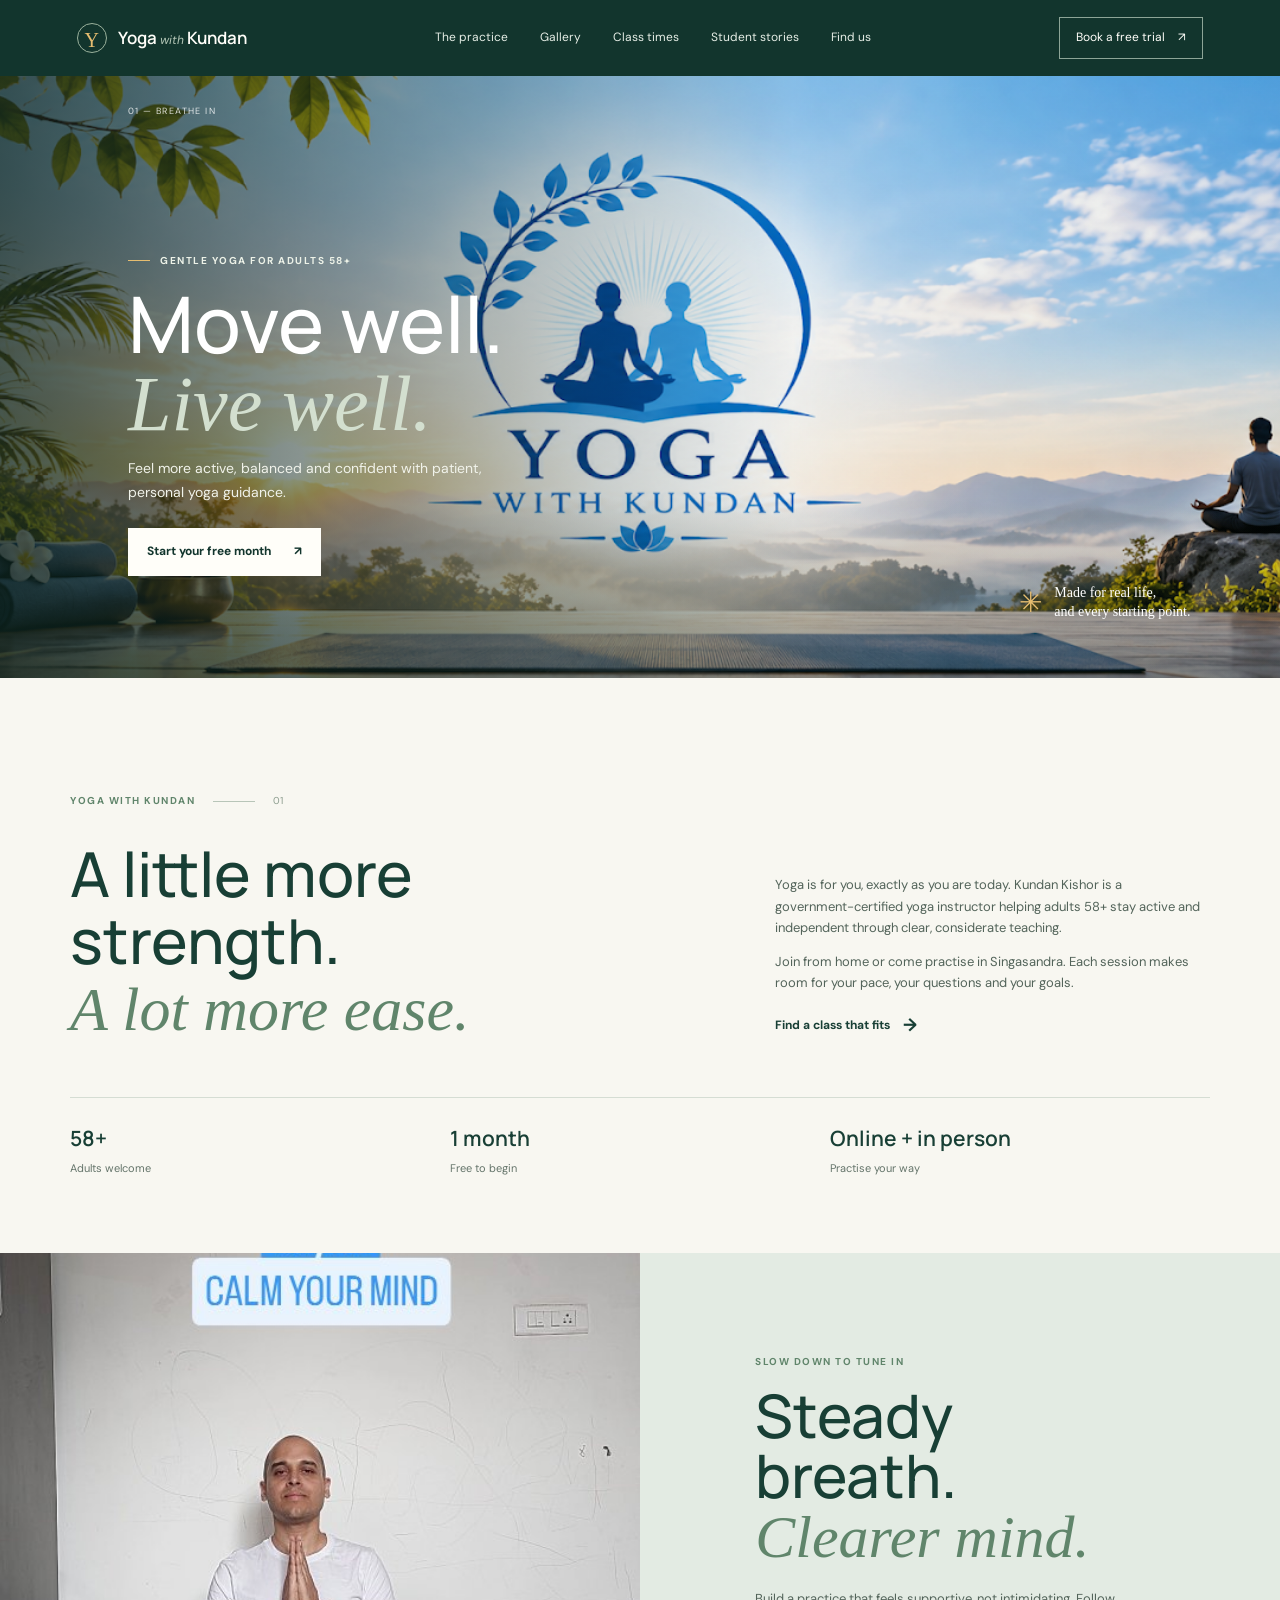
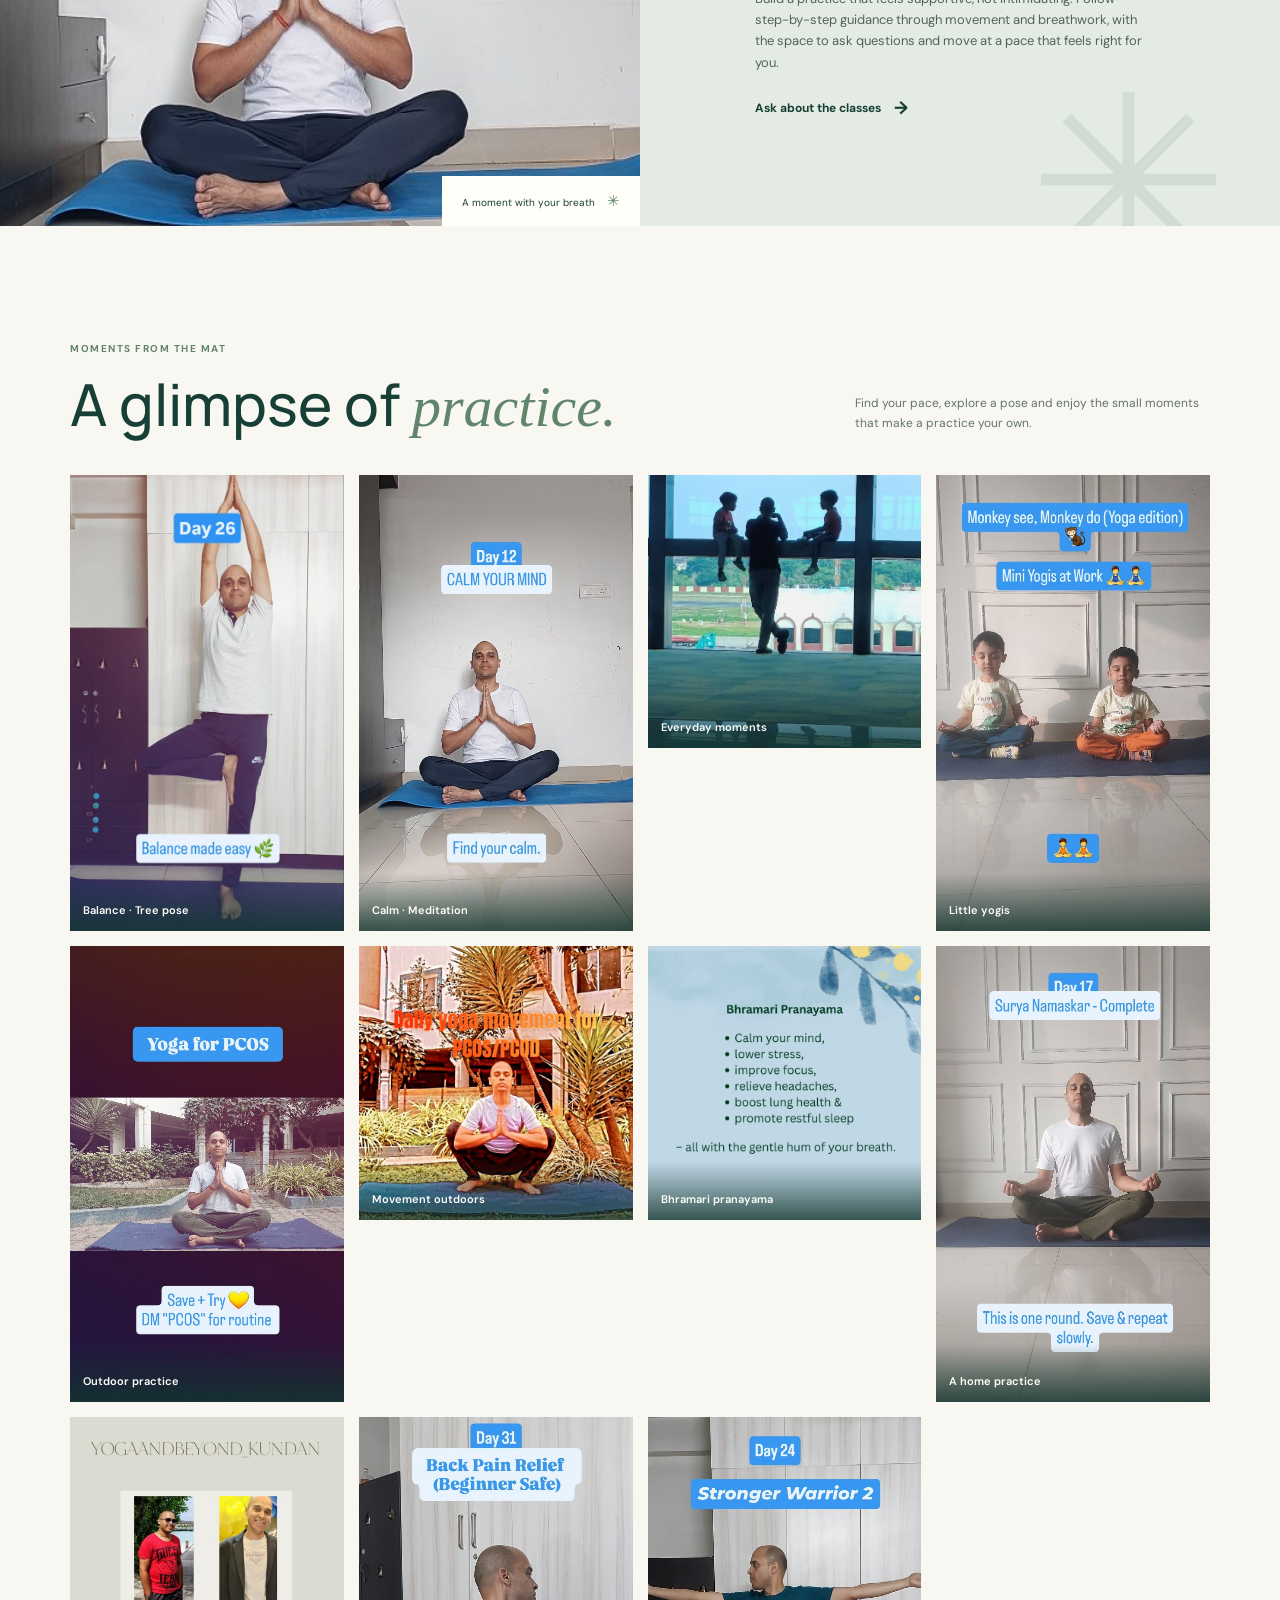
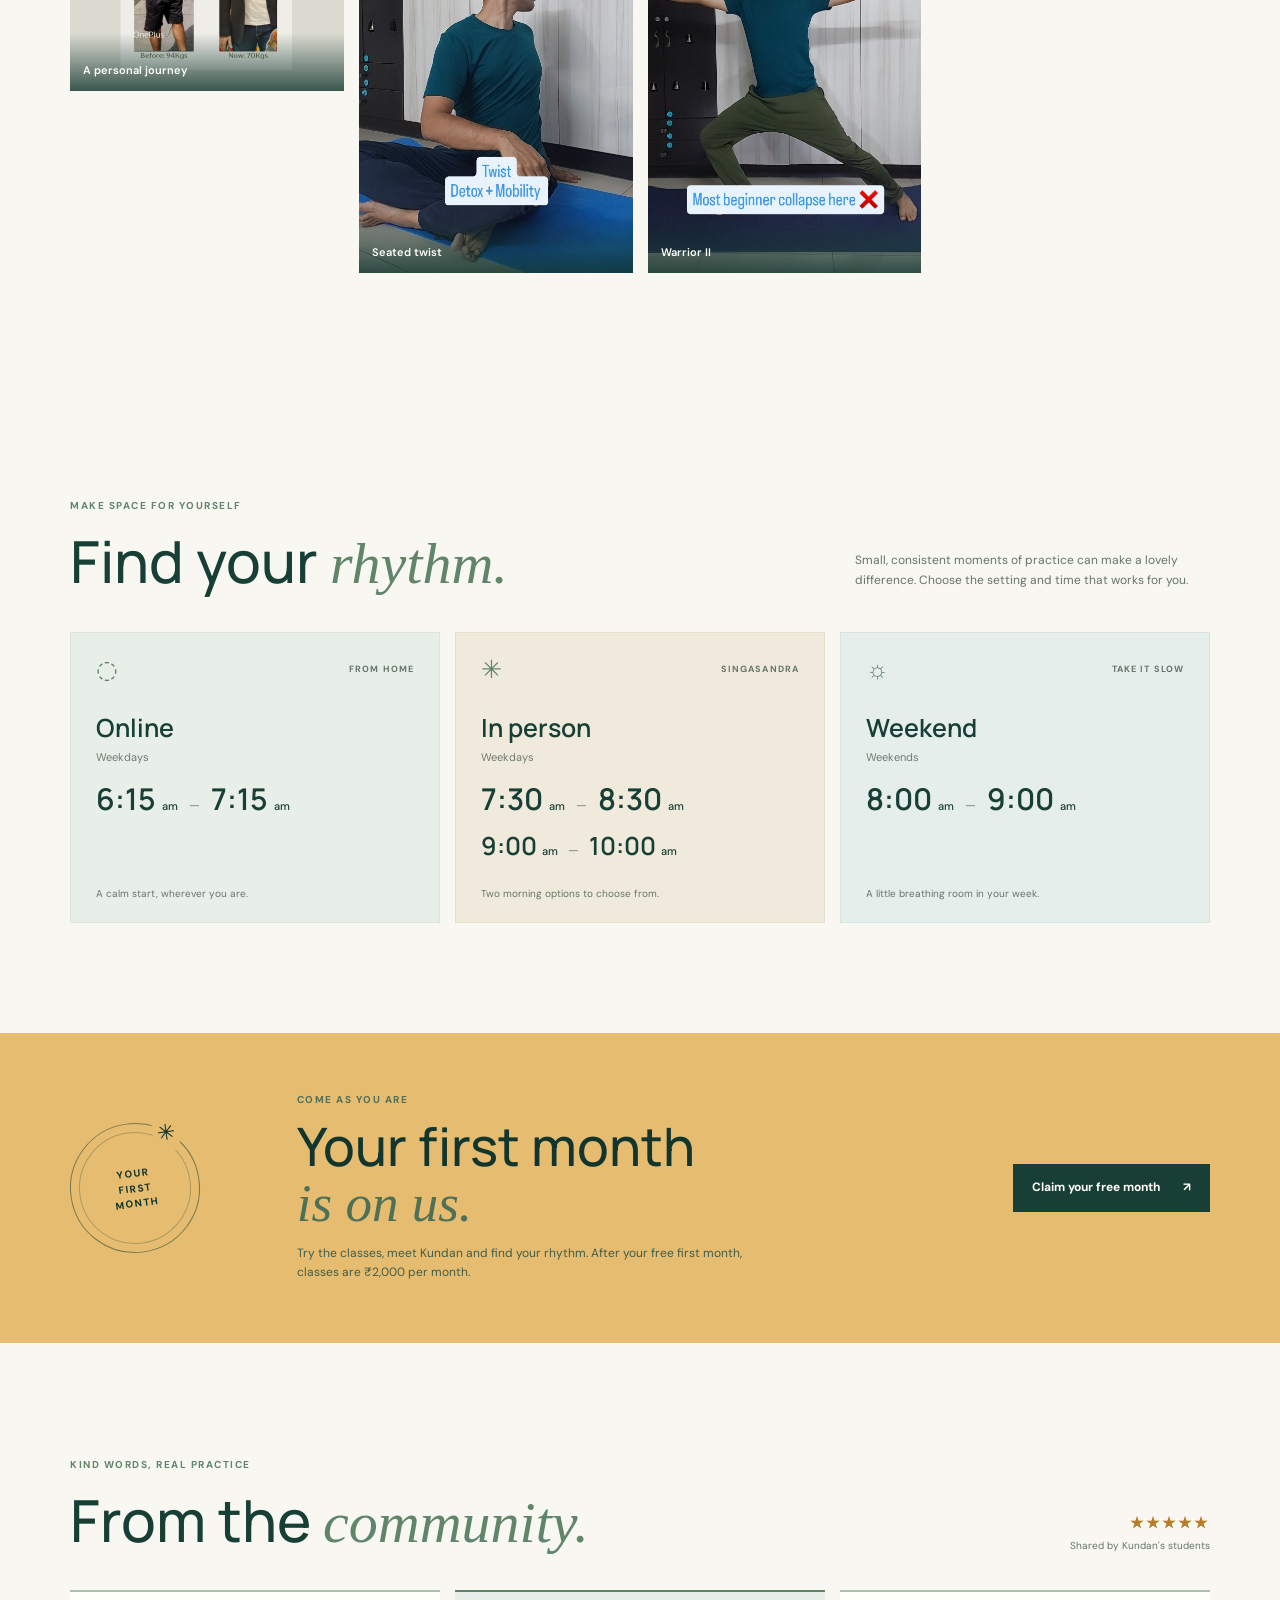
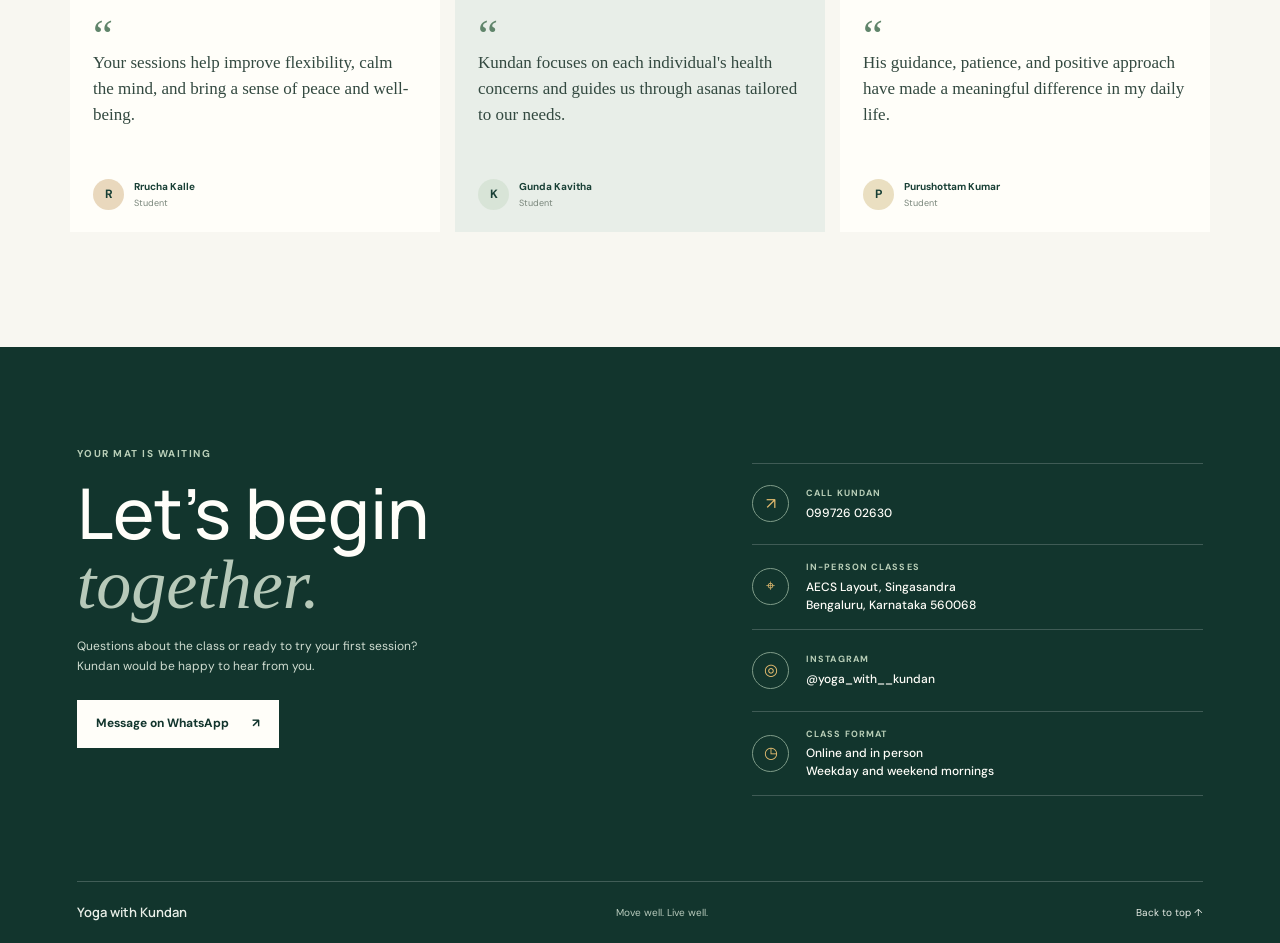
<file: index.html>
<!doctype html>
<html lang="en">
<head>
  <meta charset="utf-8">
  <meta name="viewport" content="width=device-width, initial-scale=1">
  <meta name="theme-color" content="#183f35">
  <meta name="description" content="Gentle, guided yoga with government-certified instructor Kundan Kishor. Online and in-person classes in Singasandra, Bengaluru, with a one-month free trial.">
  <title>Yoga with Kundan | Move well, live well</title>
  <link rel="preconnect" href="https://fonts.googleapis.com">
  <link rel="preconnect" href="https://fonts.gstatic.com" crossorigin>
  <link href="https://fonts.googleapis.com/css2?family=DM+Sans:wght@400;500;600;700&family=Manrope:wght@400;500;600;700&display=swap" rel="stylesheet">
  <link rel="stylesheet" href="styles.css">
</head>
<body>
  <header class="site-header">
    <a class="wordmark" href="#home" aria-label="Yoga with Kundan home">
      <span class="wordmark-icon" aria-hidden="true">Y</span>
      <span>Yoga <em>with</em> Kundan</span>
    </a>
    <nav class="main-nav" aria-label="Main navigation">
      <a href="#approach">The practice</a>
      <a href="#gallery">Gallery</a>
      <a href="#schedule">Class times</a>
      <a href="#stories">Student stories</a>
      <a href="#contact">Find us</a>
    </nav>
    <a class="header-cta" href="https://wa.me/919972602630?text=Hi%20Kundan%2C%20I%27d%20like%20to%20try%20a%20yoga%20class." target="_blank" rel="noopener noreferrer">Book a free trial <span aria-hidden="true">↗</span></a>
  </header>

  <main id="home">
    <section class="hero" aria-labelledby="hero-title">
      <img class="hero-image" src="assets/logo_image.png" alt="Yoga with Kundan at sunrise, with a peaceful mountain view">
      <div class="hero-shade"></div>
      <div class="hero-copy">
        <p class="eyebrow hero-eyebrow"><span></span> Gentle yoga for adults 58+</p>
        <h1 id="hero-title">Move well.<br><i>Live well.</i></h1>
        <p class="hero-description">Feel more active, balanced and confident with patient, personal yoga guidance.</p>
        <a class="button button-light" href="https://wa.me/919972602630?text=Hi%20Kundan%2C%20I%27d%20like%20to%20try%20a%20yoga%20class." target="_blank" rel="noopener noreferrer">Start your free month <span aria-hidden="true">↗</span></a>
      </div>
      <div class="hero-note"><span class="note-mark" aria-hidden="true">✳</span><span>Made for real life,<br>and every starting point.</span></div>
      <div class="hero-index" aria-hidden="true">01 — BREATHE IN</div>
    </section>

    <section class="intro section-wrap" id="approach">
      <div class="intro-label"><span class="eyebrow">YOGA WITH KUNDAN</span><span class="label-line"></span><span class="intro-number">01</span></div>
      <div class="intro-content">
        <h2 id="intro-title">A little more strength.<br><i>A lot more ease.</i></h2>
        <div class="intro-aside">
          <p>Yoga is for you, exactly as you are today. Kundan Kishor is a government-certified yoga instructor helping adults 58+ stay active and independent through clear, considerate teaching.</p>
          <p>Join from home or come practise in Singasandra. Each session makes room for your pace, your questions and your goals.</p>
          <a class="text-link" href="#schedule">Find a class that fits <span aria-hidden="true">→</span></a>
        </div>
      </div>
      <div class="intro-stats" aria-label="Class details">
        <div><strong>58+</strong><span>Adults welcome</span></div>
        <div><strong>1 month</strong><span>Free to begin</span></div>
        <div><strong>Online + in person</strong><span>Practise your way</span></div>
      </div>
    </section>

    <section class="practice-band">
      <div class="practice-photo">
        <img src="assets/calm.jpg" alt="Kundan sitting cross-legged on a yoga mat">
        <span class="photo-caption">A moment with your breath <span aria-hidden="true">✳</span></span>
      </div>
      <div class="practice-copy">
        <p class="eyebrow">SLOW DOWN TO TUNE IN</p>
        <h2>Steady breath.<br><i>Clearer mind.</i></h2>
        <p>Build a practice that feels supportive, not intimidating. Follow step-by-step guidance through movement and breathwork, with the space to ask questions and move at a pace that feels right for you.</p>
        <a class="text-link" href="https://wa.me/919972602630?text=Hi%20Kundan%2C%20could%20you%20tell%20me%20about%20your%20classes%3F" target="_blank" rel="noopener noreferrer">Ask about the classes <span aria-hidden="true">→</span></a>
        <span class="practice-ornament" aria-hidden="true">✳</span>
      </div>
    </section>

    <section class="gallery-section section-wrap" id="gallery" aria-labelledby="gallery-title">
      <div class="section-heading gallery-heading">
        <div>
          <p class="eyebrow">MOMENTS FROM THE MAT</p>
          <h2 id="gallery-title">A glimpse of <i>practice.</i></h2>
        </div>
        <p>Find your pace, explore a pose and enjoy the small moments that make a practice your own.</p>
      </div>
      <div class="gallery-grid">
        <figure class="gallery-item">
          <img src="assets/balance.jpg" alt="Kundan balancing in tree pose with his hands overhead" loading="lazy" decoding="async">
          <figcaption>Balance · Tree pose</figcaption>
        </figure>
        <figure class="gallery-item">
          <img src="assets/calm.jpg" alt="Kundan sitting cross-legged on a yoga mat" loading="lazy" decoding="async">
          <figcaption>Calm · Meditation</figcaption>
        </figure>
        <figure class="gallery-item gallery-item-square">
          <img src="assets/fam.jpg" alt="A family shares a quiet moment beside a large window" loading="lazy" decoding="async">
          <figcaption>Everyday moments</figcaption>
        </figure>
        <figure class="gallery-item">
          <img src="assets/mini.jpg" alt="Two children sitting cross-legged on yoga mats" loading="lazy" decoding="async">
          <figcaption>Little yogis</figcaption>
        </figure>
        <figure class="gallery-item">
          <img src="assets/outdo.jpg" alt="Kundan meditating outdoors on a yoga mat" loading="lazy" decoding="async">
          <figcaption>Outdoor practice</figcaption>
        </figure>
        <figure class="gallery-item gallery-item-square">
          <img src="assets/outdor2.jpg" alt="Kundan practicing a wide squat pose on a mat outdoors" loading="lazy" decoding="async">
          <figcaption>Movement outdoors</figcaption>
        </figure>
        <figure class="gallery-item gallery-item-square">
          <img src="assets/pranayam.jpg" alt="A graphic introducing Bhramari pranayama and its benefits" loading="lazy" decoding="async">
          <figcaption>Bhramari pranayama</figcaption>
        </figure>
        <figure class="gallery-item">
          <img src="assets/surya_namaskar.jpg" alt="Kundan seated cross-legged on a yoga mat at home" loading="lazy" decoding="async">
          <figcaption>A home practice</figcaption>
        </figure>
        <figure class="gallery-item gallery-item-square">
          <img src="assets/transform.jpg" alt="A before-and-after fitness progress collage" loading="lazy" decoding="async">
          <figcaption>A personal journey</figcaption>
        </figure>
        <figure class="gallery-item">
          <img src="assets/twist.jpg" alt="Kundan practicing a seated spinal twist on a yoga mat" loading="lazy" decoding="async">
          <figcaption>Seated twist</figcaption>
        </figure>
        <figure class="gallery-item">
          <img src="assets/warrior.jpg" alt="Kundan demonstrating Warrior II pose on a yoga mat" loading="lazy" decoding="async">
          <figcaption>Warrior II</figcaption>
        </figure>
      </div>
    </section>

    <section class="schedule-section section-wrap" id="schedule">
      <div class="section-heading">
        <div>
          <p class="eyebrow">MAKE SPACE FOR YOURSELF</p>
          <h2>Find your <i>rhythm.</i></h2>
        </div>
        <p>Small, consistent moments of practice can make a lovely difference. Choose the setting and time that works for you.</p>
      </div>
      <div class="schedule-grid">
        <article class="schedule-card online-card">
          <div class="card-top"><span class="class-symbol" aria-hidden="true">◌</span><span class="class-tag">FROM HOME</span></div>
          <h3>Online</h3>
          <p class="class-detail">Weekdays</p>
          <p class="class-time">6:15 <small>am</small> <span>—</span> 7:15 <small>am</small></p>
          <p class="card-foot">A calm start, wherever you are.</p>
        </article>
        <article class="schedule-card studio-card">
          <div class="card-top"><span class="class-symbol" aria-hidden="true">✳</span><span class="class-tag">SINGASANDRA</span></div>
          <h3>In person</h3>
          <p class="class-detail">Weekdays</p>
          <p class="class-time">7:30 <small>am</small> <span>—</span> 8:30 <small>am</small></p>
          <p class="class-time second-time">9:00 <small>am</small> <span>—</span> 10:00 <small>am</small></p>
          <p class="card-foot">Two morning options to choose from.</p>
        </article>
        <article class="schedule-card weekend-card">
          <div class="card-top"><span class="class-symbol" aria-hidden="true">☼</span><span class="class-tag">TAKE IT SLOW</span></div>
          <h3>Weekend</h3>
          <p class="class-detail">Weekends</p>
          <p class="class-time">8:00 <small>am</small> <span>—</span> 9:00 <small>am</small></p>
          <p class="card-foot">A little breathing room in your week.</p>
        </article>
      </div>
    </section>

    <section class="offer-band">
      <div class="offer-inner">
        <div class="offer-seal" aria-hidden="true"><span>YOUR<br>FIRST<br>MONTH</span><b>✳</b></div>
        <div class="offer-copy">
          <p class="eyebrow">COME AS YOU ARE</p>
          <h2>Your first month<br><i>is on us.</i></h2>
          <p>Try the classes, meet Kundan and find your rhythm. After your free first month, classes are ₹2,000 per month.</p>
        </div>
        <a class="button button-green" href="https://wa.me/919972602630?text=Hi%20Kundan%2C%20I%27d%20like%20to%20book%20my%20free%20trial%20month." target="_blank" rel="noopener noreferrer">Claim your free month <span aria-hidden="true">↗</span></a>
      </div>
    </section>

    <section class="stories-section section-wrap" id="stories">
      <div class="section-heading stories-heading">
        <div><p class="eyebrow">KIND WORDS, REAL PRACTICE</p><h2>From the <i>community.</i></h2></div>
        <span class="review-score"><strong>★★★★★</strong><small>Shared by Kundan's students</small></span>
      </div>
      <div class="quote-grid">
        <figure class="quote-card">
          <span class="quote-mark" aria-hidden="true">“</span>
          <blockquote>Your sessions help improve flexibility, calm the mind, and bring a sense of peace and well-being.</blockquote>
          <figcaption><span class="avatar avatar-one">R</span><span><strong>Rrucha Kalle</strong><small>Student</small></span></figcaption>
        </figure>
        <figure class="quote-card quote-featured">
          <span class="quote-mark" aria-hidden="true">“</span>
          <blockquote>Kundan focuses on each individual's health concerns and guides us through asanas tailored to our needs.</blockquote>
          <figcaption><span class="avatar avatar-two">K</span><span><strong>Gunda Kavitha</strong><small>Student</small></span></figcaption>
        </figure>
        <figure class="quote-card">
          <span class="quote-mark" aria-hidden="true">“</span>
          <blockquote>His guidance, patience, and positive approach have made a meaningful difference in my daily life.</blockquote>
          <figcaption><span class="avatar avatar-three">P</span><span><strong>Purushottam Kumar</strong><small>Student</small></span></figcaption>
        </figure>
      </div>
    </section>

    <section class="contact-section" id="contact">
      <div class="contact-inner">
        <div class="contact-copy">
          <p class="eyebrow">YOUR MAT IS WAITING</p>
          <h2>Let's begin<br><i>together.</i></h2>
          <p>Questions about the class or ready to try your first session? Kundan would be happy to hear from you.</p>
          <a class="button button-light" href="https://wa.me/919972602630?text=Hi%20Kundan%2C%20I%27d%20like%20to%20know%20more%20about%20your%20yoga%20classes." target="_blank" rel="noopener noreferrer">Message on WhatsApp <span aria-hidden="true">↗</span></a>
        </div>
        <div class="contact-details">
          <a class="contact-item" href="tel:+919972602630"><span class="contact-icon" aria-hidden="true">↗</span><span><small>CALL KUNDAN</small><strong>099726 02630</strong></span></a>
          <a class="contact-item" href="https://maps.google.com/?q=AECS+Layout+A+Block+Singasandra+Bengaluru+Karnataka+560068" target="_blank" rel="noopener noreferrer"><span class="contact-icon" aria-hidden="true">⌖</span><span><small>IN-PERSON CLASSES</small><strong>AECS Layout, Singasandra<br>Bengaluru, Karnataka 560068</strong></span></a>
          <a class="contact-item" href="https://www.instagram.com/yoga_with__kundan/" target="_blank" rel="noopener noreferrer"><span class="contact-icon" aria-hidden="true">◎</span><span><small>INSTAGRAM</small><strong>@yoga_with__kundan</strong></span></a>
          <div class="contact-item"><span class="contact-icon" aria-hidden="true">◷</span><span><small>CLASS FORMAT</small><strong>Online and in person<br>Weekday and weekend mornings</strong></span></div>
        </div>
      </div>
      <footer class="site-footer"><a class="footer-mark" href="#home">Yoga with Kundan</a><span>Move well. Live well.</span><a href="#home">Back to top ↑</a></footer>
    </section>
  </main>
</body>
</html>
</file>
<file: styles.css>
:root {
  color-scheme: light;
  --forest: #183f35;
  --forest-deep: #12352d;
  --leaf: #60856b;
  --mint: #dce8df;
  --mist: #eff3ee;
  --paper: #f8f7f1;
  --ink: #20342d;
  --muted: #64746a;
  --sun: #e6bd70;
  --white: #fffef9;
  --sans: 'DM Sans', 'Manrope', sans-serif;
  --display: 'Manrope', 'DM Sans', sans-serif;
}

* { box-sizing: border-box; }
html { scroll-behavior: smooth; scroll-padding-top: 85px; }
body { margin: 0; background: var(--paper); color: var(--ink); font-family: var(--sans); font-size: 15px; line-height: 1.65; }
a { color: inherit; }
button, a { -webkit-tap-highlight-color: transparent; }
::selection { background: var(--sun); color: var(--forest-deep); }

.site-header { position: relative; z-index: 3; min-height: 76px; padding: 0 clamp(22px, 6vw, 92px); display: flex; align-items: center; justify-content: space-between; gap: 28px; background: var(--forest-deep); color: var(--white); }
.wordmark { display: inline-flex; align-items: center; gap: 11px; text-decoration: none; white-space: nowrap; font-family: var(--display); font-size: 17px; font-weight: 600; }
.wordmark em { color: #b7c9b9; font-family: var(--sans); font-size: 12px; font-weight: 400; }
.wordmark-icon { width: 30px; height: 30px; display: grid; place-items: center; border: 1px solid #9ab19c; border-radius: 50%; color: var(--sun); font-family: Georgia, serif; font-size: 20px; font-weight: 400; }
.main-nav { display: flex; align-items: center; gap: clamp(18px, 2.5vw, 38px); }
.main-nav a { color: #e6eee6; text-decoration: none; font-size: 12px; transition: color .2s ease; }
.main-nav a:hover, .site-footer a:hover { color: var(--sun); }
.header-cta { min-height: 42px; padding: 0 16px; display: inline-flex; align-items: center; gap: 13px; border: 1px solid #8da597; color: var(--white); text-decoration: none; font-size: 12px; white-space: nowrap; transition: background .2s ease, color .2s ease; }
.header-cta:hover { background: var(--white); color: var(--forest-deep); }

.hero { min-height: clamp(470px, 47vw, 630px); position: relative; display: flex; align-items: flex-end; overflow: hidden; background: #617e70; color: white; isolation: isolate; }
.hero-image, .hero-shade { position: absolute; z-index: -1; inset: 0; width: 100%; height: 100%; }
.hero-image { object-fit: cover; object-position: center 51%; }
.hero-shade { background: linear-gradient(90deg, rgba(13, 36, 31, .76) 0%, rgba(13, 36, 31, .4) 31%, rgba(13, 36, 31, .05) 62%), linear-gradient(0deg, rgba(13, 36, 31, .42), transparent 30%); }
.hero-copy { width: min(660px, 65%); padding: 0 0 clamp(56px, 8vw, 102px) clamp(28px, 10vw, 148px); animation: rise-in .7s ease-out both; }
.eyebrow { margin: 0 0 17px; color: var(--leaf); font-size: 10px; font-weight: 700; letter-spacing: 1.5px; line-height: 1.4; text-transform: uppercase; }
.hero-eyebrow { display: flex; align-items: center; gap: 10px; color: #edf2e8; }
.hero-eyebrow span { width: 22px; height: 1px; background: var(--sun); }
h1, h2, h3, p, figure { margin-top: 0; }
.hero h1, .intro h2, .practice-copy h2, .section-heading h2, .offer-copy h2, .contact-copy h2 { margin-bottom: 15px; font-family: var(--display); font-size: clamp(48px, 6.1vw, 84px); font-weight: 500; line-height: .99; letter-spacing: 0; }
.hero h1 i, h2 i { color: #d3dfcf; font-family: Georgia, 'Times New Roman', serif; font-weight: 400; }
.hero-description { max-width: 370px; margin-bottom: 24px; color: #f1f3eb; font-size: 14px; }
.button { min-height: 48px; padding: 0 19px; display: inline-flex; align-items: center; justify-content: center; gap: 23px; text-decoration: none; font-size: 12px; font-weight: 700; transition: transform .2s ease, background .2s ease; }
.button:hover { transform: translateY(-2px); }
.button-light { background: var(--white); color: var(--forest-deep); }
.button-light:hover { background: var(--sun); }
.hero-note { position: absolute; right: clamp(24px, 7vw, 96px); bottom: 56px; display: flex; align-items: center; gap: 12px; color: #fff; font-family: Georgia, 'Times New Roman', serif; font-size: 14px; line-height: 1.35; }
.note-mark { color: var(--sun); font-family: var(--sans); font-size: 28px; }
.hero-index { position: absolute; top: 28px; left: clamp(28px, 10vw, 148px); color: rgba(255,255,255,.82); font-size: 9px; letter-spacing: 1.4px; }

.section-wrap { width: min(1140px, calc(100% - 56px)); margin-inline: auto; }
.intro { padding-top: clamp(70px, 9vw, 120px); padding-bottom: 76px; }
.intro-label { display: flex; align-items: center; gap: 18px; margin-bottom: 32px; }
.intro-label .eyebrow { margin: 0; }
.label-line { width: 42px; height: 1px; background: #b8c5b8; }
.intro-number { color: #8d9d8f; font-size: 10px; }
.intro-content { display: grid; grid-template-columns: 1.18fr .82fr; gap: 7%; align-items: end; }
.intro h2, .section-heading h2 { margin: 0; color: var(--forest); font-size: clamp(38px, 5vw, 62px); line-height: 1.07; }
.intro h2 i, .section-heading h2 i, .practice-copy h2 i, .offer-copy h2 i { color: var(--leaf); }
.intro-aside { max-width: 425px; padding-bottom: 2px; }
.intro-aside p { margin-bottom: 12px; color: #53645a; font-size: 13px; }
.text-link { margin-top: 5px; display: inline-flex; align-items: center; gap: 13px; color: var(--forest); text-decoration: none; font-size: 12px; font-weight: 700; }
.text-link span { font-size: 18px; transition: transform .2s ease; }
.text-link:hover span { transform: translateX(4px); }
.intro-stats { margin-top: 55px; padding-top: 23px; display: grid; grid-template-columns: repeat(3, 1fr); border-top: 1px solid #d5ddd3; }
.intro-stats div { display: flex; flex-direction: column; gap: 3px; }
.intro-stats strong { color: var(--forest); font-family: var(--display); font-size: 21px; font-weight: 600; }
.intro-stats span { color: var(--muted); font-size: 11px; }

.practice-band { display: grid; grid-template-columns: 1fr 1fr; min-height: 470px; background: #e3ebe3; }
.practice-photo { position: relative; min-height: 470px; overflow: hidden; background: #c9dbe0; }
.practice-photo img { width: 100%; height: 100%; position: absolute; inset: 0; object-fit: cover; object-position: center 43%; }
.photo-caption { position: absolute; right: 0; bottom: 0; padding: 13px 20px; background: var(--white); color: var(--forest); font-size: 10px; }
.photo-caption span { padding-left: 9px; color: var(--leaf); font-size: 15px; }
.practice-copy { position: relative; padding: clamp(52px, 8vw, 105px) clamp(35px, 9vw, 130px); align-self: center; overflow: hidden; }
.practice-copy h2 { position: relative; z-index: 1; margin-bottom: 20px; color: var(--forest); font-size: clamp(39px, 4.7vw, 60px); }
.practice-copy > p:not(.eyebrow) { position: relative; z-index: 1; max-width: 390px; margin-bottom: 16px; color: #53645a; font-size: 13px; }
.practice-ornament { position: absolute; right: 8%; bottom: -79px; color: rgba(96,133,107,.13); font-size: 240px; line-height: 1; }

.gallery-section { padding-top: clamp(75px, 9vw, 116px); padding-bottom: clamp(75px, 9vw, 110px); }
.gallery-heading { margin-bottom: 32px; }
.gallery-grid { display: grid; grid-template-columns: repeat(4, minmax(0, 1fr)); gap: 15px; }
.gallery-item { position: relative; aspect-ratio: 3 / 5; margin: 0; overflow: hidden; background: var(--mint); }
.gallery-item-square { aspect-ratio: 1; }
.gallery-item img { width: 100%; height: 100%; display: block; object-fit: cover; transition: transform .35s ease; }
.gallery-item:hover img { transform: scale(1.035); }
.gallery-item figcaption { position: absolute; right: 0; bottom: 0; left: 0; padding: 28px 13px 12px; background: linear-gradient(transparent, rgba(18,53,45,.8)); color: var(--white); font-size: 11px; font-weight: 600; }

.schedule-section { padding-top: clamp(75px, 9vw, 116px); padding-bottom: clamp(75px, 9vw, 110px); }
.section-heading { display: flex; align-items: end; justify-content: space-between; gap: 40px; margin-bottom: 37px; }
.section-heading h2 { font-size: clamp(38px, 4.6vw, 58px); }
.section-heading > p { max-width: 355px; margin: 0 0 4px; color: var(--muted); font-size: 12px; }
.schedule-grid { display: grid; grid-template-columns: repeat(3, 1fr); gap: 15px; }
.schedule-card { min-height: 280px; padding: 24px 25px 20px; display: flex; flex-direction: column; border: 1px solid #dfe4db; background: #fffef9; }
.online-card { background: #e8eee8; }
.studio-card { background: #f0eadc; border-color: #e7decb; }
.weekend-card { background: #e5eeeb; border-color: #d7e4dc; }
.card-top { display: flex; align-items: center; justify-content: space-between; margin-bottom: 25px; }
.class-symbol { color: var(--leaf); font-family: Georgia, serif; font-size: 25px; line-height: 1; }
.class-tag { color: #65756a; font-size: 9px; font-weight: 700; letter-spacing: 1.1px; }
.schedule-card h3 { margin-bottom: 0; color: var(--forest); font-family: var(--display); font-size: 25px; font-weight: 600; }
.class-detail { margin: 0 0 8px; color: #6e7c70; font-size: 11px; }
.class-time { margin: 0; color: var(--forest); font-family: var(--display); font-size: clamp(22px, 2.5vw, 30px); font-weight: 600; white-space: nowrap; }
.class-time small { font-family: var(--sans); font-size: 11px; font-weight: 500; }
.class-time span { padding-inline: 5px; color: #91a095; font-size: 14px; }
.second-time { margin-top: 1px; font-size: clamp(19px, 2.2vw, 25px); }
.card-foot { margin: auto 0 0; padding-top: 20px; color: #65756a; font-size: 10px; }

.offer-band { background: var(--sun); color: var(--forest-deep); }
.offer-inner { width: min(1140px, calc(100% - 56px)); min-height: 310px; margin-inline: auto; padding: 55px 0; display: grid; grid-template-columns: 150px 1fr auto; align-items: center; gap: clamp(28px, 6vw, 80px); }
.offer-seal { width: 130px; height: 130px; position: relative; display: grid; place-items: center; border: 1px solid rgba(24,63,53,.54); border-radius: 50%; text-align: center; transform: rotate(-8deg); }
.offer-seal::before { position: absolute; inset: 8px; border: 1px solid rgba(24,63,53,.28); border-radius: 50%; content: ''; }
.offer-seal span { font-size: 10px; font-weight: 700; letter-spacing: 1.4px; line-height: 1.5; }
.offer-seal b { position: absolute; top: -4px; right: 13px; padding: 0 4px; background: var(--sun); font-size: 22px; font-weight: 400; }
.offer-copy .eyebrow { margin-bottom: 12px; color: #526e55; }
.offer-copy h2 { margin-bottom: 13px; font-family: var(--display); font-size: clamp(36px, 4.3vw, 53px); font-weight: 500; line-height: 1.03; }
.offer-copy h2 i { color: #4e7057; }
.offer-copy > p:last-child { max-width: 445px; margin-bottom: 0; color: #405c48; font-size: 12px; }
.button-green { background: var(--forest); color: var(--white); white-space: nowrap; }
.button-green:hover { background: var(--forest-deep); }

.stories-section { padding-top: clamp(80px, 9vw, 120px); padding-bottom: clamp(80px, 9vw, 118px); }
.stories-heading { margin-bottom: 35px; }
.review-score { display: flex; flex-direction: column; align-items: flex-end; gap: 2px; }
.review-score strong { color: #b77c28; font-size: 15px; letter-spacing: 3px; }
.review-score small { color: var(--muted); font-size: 10px; }
.quote-grid { display: grid; grid-template-columns: repeat(3, 1fr); gap: 15px; }
.quote-card { min-height: 242px; margin: 0; padding: 21px 23px; display: flex; flex-direction: column; border-top: 2px solid #aebfae; background: #fffef9; }
.quote-featured { background: #e8eee8; border-color: var(--leaf); }
.quote-mark { height: 30px; color: var(--leaf); font-family: Georgia, serif; font-size: 45px; line-height: 1; }
.quote-card blockquote { margin: 7px 0 22px; color: #334940; font-family: Georgia, 'Times New Roman', serif; font-size: 17px; line-height: 1.55; }
.quote-card figcaption { margin-top: auto; display: flex; align-items: center; gap: 10px; }
.avatar { width: 31px; height: 31px; display: grid; place-items: center; border-radius: 50%; color: var(--forest); font-size: 12px; font-weight: 700; }
.avatar-one { background: #e9d8bd; }
.avatar-two { background: #d8e4d7; }
.avatar-three { background: #eadfc1; }
.quote-card figcaption > span:last-child { display: flex; flex-direction: column; }
.quote-card figcaption strong { color: var(--forest); font-size: 10px; }
.quote-card figcaption small { color: #78857a; font-size: 9px; }

.contact-section { padding: clamp(65px, 8vw, 100px) clamp(28px, 6vw, 90px) 0; background: var(--forest-deep); color: var(--white); }
.contact-inner { width: min(1140px, 100%); margin-inline: auto; padding-bottom: clamp(58px, 7vw, 85px); display: grid; grid-template-columns: 1.1fr .9fr; gap: 11%; }
.contact-copy .eyebrow { color: #b9cfb8; }
.contact-copy h2 { margin-bottom: 18px; font-size: clamp(46px, 5.5vw, 70px); }
.contact-copy h2 i { color: #b7c9b9; }
.contact-copy > p:not(.eyebrow) { max-width: 360px; margin-bottom: 23px; color: #d0ddd1; font-size: 12px; }
.contact-details { padding-top: 16px; display: flex; flex-direction: column; }
.contact-item { min-height: 82px; padding: 15px 0; display: flex; align-items: center; gap: 17px; border-bottom: 1px solid rgba(255,255,255,.19); color: var(--white); text-decoration: none; }
.contact-item:first-child { border-top: 1px solid rgba(255,255,255,.19); }
.contact-icon { width: 37px; height: 37px; flex: 0 0 37px; display: grid; place-items: center; border: 1px solid #7e9b88; border-radius: 50%; color: var(--sun); font-size: 16px; }
.contact-item > span:last-child { display: flex; flex-direction: column; gap: 3px; }
.contact-item small { color: #b9cfb8; font-size: 9px; font-weight: 700; letter-spacing: 1.1px; }
.contact-item strong { color: #fffef9; font-size: 12px; font-weight: 500; line-height: 1.5; }
.contact-item[href]:hover strong { color: var(--sun); }
.site-footer { width: min(1140px, 100%); min-height: 62px; margin-inline: auto; display: flex; align-items: center; justify-content: space-between; gap: 20px; border-top: 1px solid rgba(255,255,255,.2); color: #b9cbbd; font-size: 10px; }
.site-footer a { color: #e8eee7; text-decoration: none; }
.footer-mark { font-family: var(--display); font-size: 13px; font-weight: 600; }

@keyframes rise-in { from { opacity: 0; transform: translateY(14px); } to { opacity: 1; transform: translateY(0); } }
@media (prefers-reduced-motion: reduce) { *, *::before, *::after { scroll-behavior: auto !important; animation-duration: .01ms !important; animation-iteration-count: 1 !important; transition-duration: .01ms !important; } }

@media (max-width: 860px) {
  .site-header { padding-inline: 24px; gap: 15px; }
  .main-nav { gap: 14px; }
  .main-nav a { font-size: 11px; }
  .header-cta { padding-inline: 12px; font-size: 11px; }
  .hero { min-height: 540px; }
  .hero-copy { width: 75%; padding-left: 8vw; }
  .hero-index { left: 8vw; }
  .hero-note { right: 5vw; }
  .practice-copy { padding-inline: 6vw; }
  .gallery-grid { grid-template-columns: repeat(3, minmax(0, 1fr)); gap: 12px; }
  .schedule-grid { grid-template-columns: repeat(2, 1fr); }
  .offer-inner { grid-template-columns: 110px 1fr; gap: 27px; }
  .offer-seal { width: 105px; height: 105px; }
  .offer-seal span { font-size: 9px; }
  .offer-inner .button { grid-column: 2; justify-self: start; }
  .class-time { font-size: 23px; }
}

@media (max-width: 620px) {
  html { scroll-padding-top: 20px; }
  body { font-size: 14px; }
  .site-header { min-height: 66px; padding-inline: 18px; gap: 10px; }
  .wordmark { gap: 8px; font-size: 15px; }
  .wordmark-icon { width: 27px; height: 27px; font-size: 18px; }
  .wordmark em { font-size: 10px; }
  .main-nav { display: none; }
  .header-cta { min-height: 38px; padding-inline: 10px; gap: 7px; font-size: 10px; }
  .hero { min-height: 590px; align-items: flex-end; }
  .hero-image { object-position: 52% center; }
  .hero-shade { background: linear-gradient(0deg, rgba(13, 36, 31, .87) 0%, rgba(13, 36, 31, .54) 43%, rgba(13, 36, 31, .02) 85%); }
  .hero-copy { width: 100%; padding: 0 25px 83px; }
  .hero h1 { margin-bottom: 14px; font-size: clamp(53px, 15vw, 76px); }
  .hero-description { max-width: 300px; font-size: 13px; }
  .hero-index { top: 19px; left: 25px; font-size: 8px; }
  .hero-note { right: 24px; bottom: 22px; font-size: 11px; }
  .note-mark { font-size: 21px; }
  .section-wrap { width: calc(100% - 40px); }
  .intro { padding-top: 63px; padding-bottom: 58px; }
  .intro-label { margin-bottom: 25px; }
  .intro-content { grid-template-columns: 1fr; gap: 22px; }
  .intro h2 { font-size: clamp(39px, 11vw, 54px); }
  .intro-aside p { font-size: 12px; }
  .intro-stats { margin-top: 35px; padding-top: 18px; gap: 10px; }
  .intro-stats strong { font-size: 16px; }
  .intro-stats span { font-size: 9px; }
  .practice-band { grid-template-columns: 1fr; }
  .practice-photo { min-height: min(95vw, 450px); }
  .practice-photo img { object-position: center 42%; }
  .practice-copy { padding: 52px 25px 62px; }
  .practice-copy h2 { font-size: 46px; }
  .practice-copy > p:not(.eyebrow) { font-size: 12px; }
  .practice-ornament { right: 1%; bottom: -72px; font-size: 190px; }
  .gallery-section { padding-top: 66px; padding-bottom: 67px; }
  .gallery-heading { margin-bottom: 25px; }
  .gallery-grid { grid-template-columns: repeat(2, minmax(0, 1fr)); gap: 10px; }
  .gallery-item figcaption { padding: 24px 10px 9px; font-size: 10px; }
  .schedule-section { padding-top: 66px; padding-bottom: 67px; }
  .section-heading { align-items: flex-start; flex-direction: column; gap: 14px; margin-bottom: 25px; }
  .section-heading h2 { font-size: 43px; }
  .section-heading > p { max-width: 390px; font-size: 11px; }
  .schedule-grid { grid-template-columns: 1fr; gap: 10px; }
  .schedule-card { min-height: 225px; padding: 20px; }
  .card-top { margin-bottom: 14px; }
  .class-time { font-size: 28px; }
  .second-time { font-size: 24px; }
  .card-foot { padding-top: 12px; }
  .offer-inner { width: calc(100% - 40px); min-height: auto; padding: 45px 0; grid-template-columns: 74px 1fr; gap: 18px; }
  .offer-seal { width: 73px; height: 73px; }
  .offer-seal::before { inset: 5px; }
  .offer-seal span { font-size: 7px; letter-spacing: .8px; }
  .offer-seal b { top: -4px; right: 6px; font-size: 16px; }
  .offer-copy .eyebrow { margin-bottom: 8px; font-size: 8px; letter-spacing: 1px; }
  .offer-copy h2 { font-size: 35px; }
  .offer-copy > p:last-child { font-size: 11px; }
  .offer-inner .button { grid-column: 1 / -1; justify-self: stretch; }
  .stories-section { padding-top: 67px; padding-bottom: 68px; }
  .stories-heading { gap: 13px; }
  .review-score { align-items: flex-start; }
  .quote-grid { grid-template-columns: 1fr; gap: 10px; }
  .quote-card { min-height: 200px; padding: 20px; }
  .quote-card blockquote { font-size: 16px; }
  .contact-section { padding: 57px 22px 0; }
  .contact-inner { padding-bottom: 48px; grid-template-columns: 1fr; gap: 35px; }
  .contact-copy h2 { font-size: 57px; }
  .contact-details { padding-top: 0; }
  .site-footer { min-height: 58px; gap: 9px; font-size: 9px; }
  .footer-mark { font-size: 11px; }
}
</file>
